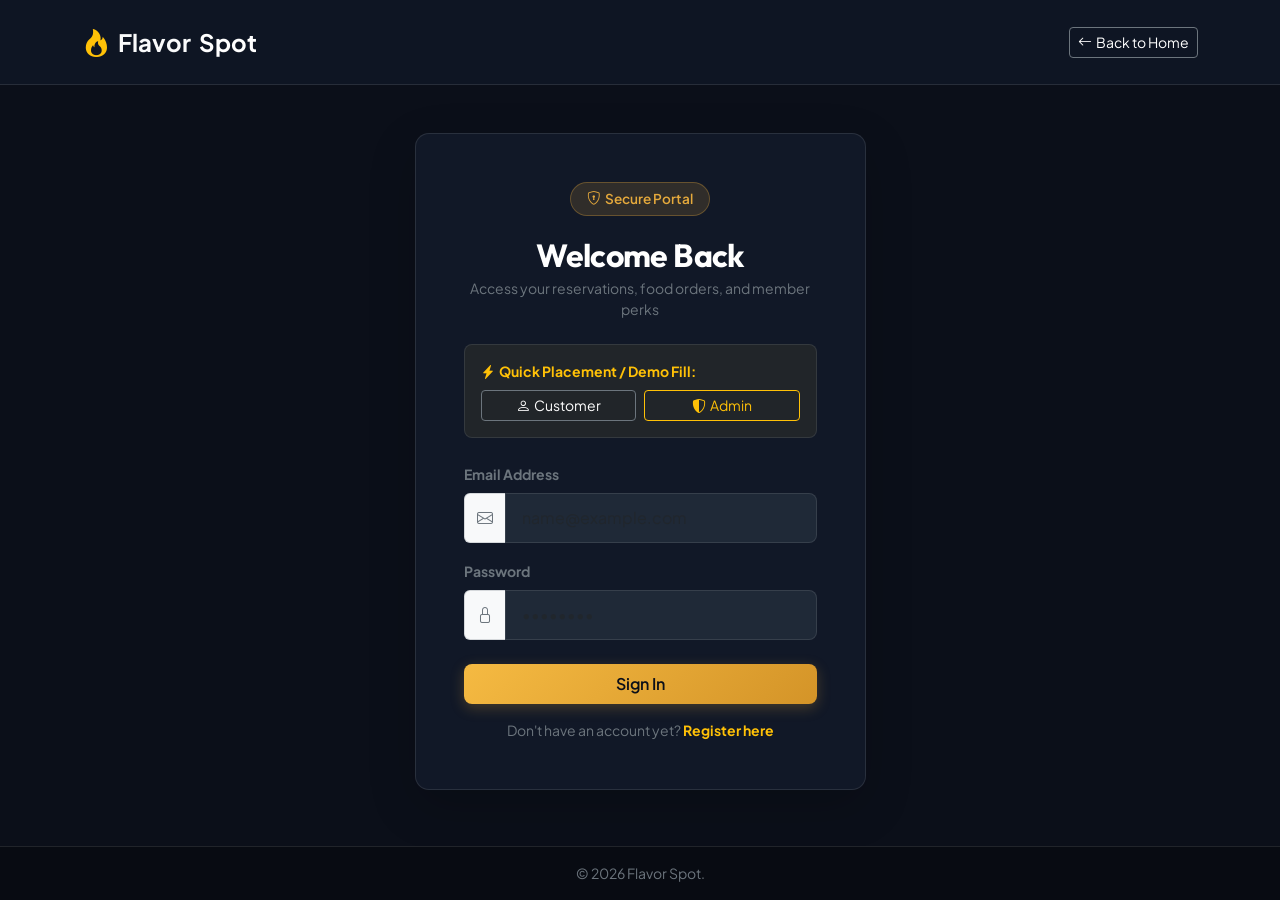
<file: target/classes/static/admin.html>
<!DOCTYPE html>
<html lang="en">
<head>
    <meta charset="UTF-8">
    <meta name="viewport" content="width=device-width, initial-scale=1.0">
    <title>Admin Dashboard — Flavor Spot</title>
    <link href="https://cdn.jsdelivr.net/npm/bootstrap@5.3.3/dist/css/bootstrap.min.css" rel="stylesheet">
    <link href="https://cdn.jsdelivr.net/npm/bootstrap-icons@1.11.3/font/bootstrap-icons.min.css" rel="stylesheet">
    <link href="css/style.css" rel="stylesheet">
</head>
<body class="bg-dark text-white">

    <!-- Admin Nav -->
    <nav class="navbar navbar-expand-lg navbar-custom sticky-top">
        <div class="container-fluid px-4">
            <a class="navbar-brand d-flex align-items-center gap-2" href="index.html">
                <i class="bi bi-shield-lock text-warning fs-3"></i>
                <span>Flavor</span><span class="text-white">Spot</span>
                <span class="badge bg-warning text-dark ms-2 fw-bold">Admin Portal</span>
            </a>
            <div class="d-flex align-items-center gap-3">
                <a href="index.html" class="btn btn-outline-secondary btn-sm text-white"><i class="bi bi-globe me-1"></i>View Site</a>
                <div id="nav-auth-container" class="d-flex"></div>
            </div>
        </div>
    </nav>

    <!-- Main Container -->
    <main class="container-fluid px-4 py-4">

        <!-- Top KPIs Metric Row -->
        <div class="row g-3 mb-4">
            <div class="col-sm-6 col-xl-3">
                <div class="card-custom p-3 d-flex align-items-center gap-3">
                    <div class="p-3 bg-primary bg-opacity-10 text-primary rounded-3 fs-3">
                        <i class="bi bi-people-fill"></i>
                    </div>
                    <div>
                        <div class="text-secondary small fw-bold text-uppercase">Total Diners</div>
                        <h3 id="kpi-customers" class="fw-bold text-white mb-0">...</h3>
                    </div>
                </div>
            </div>
            <div class="col-sm-6 col-xl-3">
                <div class="card-custom p-3 d-flex align-items-center gap-3">
                    <div class="p-3 bg-success bg-opacity-10 text-success rounded-3 fs-3">
                        <i class="bi bi-calendar2-check-fill"></i>
                    </div>
                    <div>
                        <div class="text-secondary small fw-bold text-uppercase">Active Bookings</div>
                        <h3 id="kpi-reservations" class="fw-bold text-white mb-0">...</h3>
                    </div>
                </div>
            </div>
            <div class="col-sm-6 col-xl-3">
                <div class="card-custom p-3 d-flex align-items-center gap-3">
                    <div class="p-3 bg-warning bg-opacity-10 text-warning rounded-3 fs-3">
                        <i class="bi bi-currency-dollar"></i>
                    </div>
                    <div>
                        <div class="text-secondary small fw-bold text-uppercase">Gross Revenue</div>
                        <h3 id="kpi-revenue" class="fw-bold text-warning mb-0">$0.00</h3>
                    </div>
                </div>
            </div>
            <div class="col-sm-6 col-xl-3">
                <div class="card-custom p-3 d-flex align-items-center gap-3">
                    <div class="p-3 bg-danger bg-opacity-10 text-danger rounded-3 fs-3">
                        <i class="bi bi-chat-left-dots-fill"></i>
                    </div>
                    <div>
                        <div class="text-secondary small fw-bold text-uppercase">Pending Reviews</div>
                        <h3 id="kpi-reviews" class="fw-bold text-white mb-0">...</h3>
                    </div>
                </div>
            </div>
        </div>

        <!-- Admin Operational Tabs -->
        <ul class="nav nav-pills mb-4" id="adminTabs" role="tablist">
            <li class="nav-item">
                <button class="nav-link active rounded-pill px-4" id="tab-reservations" data-bs-toggle="pill" data-bs-target="#pane-reservations">
                    <i class="bi bi-calendar-range me-2"></i>Table Reservations
                </button>
            </li>
            <li class="nav-item">
                <button class="nav-link rounded-pill px-4" id="tab-orders" data-bs-toggle="pill" data-bs-target="#pane-orders">
                    <i class="bi bi-fire me-2"></i>Kitchen Orders
                </button>
            </li>
            <li class="nav-item">
                <button class="nav-link rounded-pill px-4" id="tab-menu" data-bs-toggle="pill" data-bs-target="#pane-menu">
                    <i class="bi bi-card-list me-2"></i>Menu Management
                </button>
            </li>
            <li class="nav-item">
                <button class="nav-link rounded-pill px-4" id="tab-reviews" data-bs-toggle="pill" data-bs-target="#pane-reviews">
                    <i class="bi bi-shield-check me-2"></i>Review Moderation
                </button>
            </li>
        </ul>

        <div class="tab-content" id="adminTabContent">

            <!-- Tab 1: Reservations Management -->
            <div class="tab-pane fade show active" id="pane-reservations">
                <div class="card-custom p-4 shadow-sm">
                    <div class="d-flex flex-wrap justify-content-between align-items-center gap-3 mb-4">
                        <h4 class="fw-bold text-white mb-0">Restaurant Bookings</h4>
                        <div class="d-flex gap-2">
                            <select id="res-filter-status" class="form-select form-select-custom form-select-sm" onchange="loadReservations(this.value)">
                                <option value="ALL">All Statuses</option>
                                <option value="CONFIRMED" selected>Confirmed Only</option>
                                <option value="PENDING">Pending Only</option>
                                <option value="COMPLETED">Completed</option>
                                <option value="CANCELLED">Cancelled</option>
                            </select>
                            <button class="btn btn-outline-secondary btn-sm text-white" onclick="loadReservations()"><i class="bi bi-arrow-clockwise"></i></button>
                        </div>
                    </div>
                    <div id="admin-reservations-table">
                        <div class="text-center py-5"><div class="spinner-border text-warning"></div></div>
                    </div>
                </div>
            </div>

            <!-- Tab 2: Kitchen Order Progression -->
            <div class="tab-pane fade" id="pane-orders">
                <div class="card-custom p-4 shadow-sm">
                    <div class="d-flex justify-content-between align-items-center mb-4">
                        <h4 class="fw-bold text-white mb-0">Live Kitchen Tickets</h4>
                        <button class="btn btn-outline-secondary btn-sm text-white" onclick="loadOrders()"><i class="bi bi-arrow-clockwise me-1"></i>Refresh</button>
                    </div>
                    <div id="admin-orders-container">
                        <div class="text-center py-5"><div class="spinner-border text-warning"></div></div>
                    </div>
                </div>
            </div>

            <!-- Tab 3: Menu Item CRUD -->
            <div class="tab-pane fade" id="pane-menu">
                <div class="card-custom p-4 shadow-sm">
                    <div class="d-flex justify-content-between align-items-center mb-4">
                        <h4 class="fw-bold text-white mb-0">Menu Catalog</h4>
                        <button class="btn btn-gold btn-sm" onclick="openMenuItemModal()"><i class="bi bi-plus-lg me-1"></i>Add New Dish</button>
                    </div>
                    <div id="admin-menu-table">
                        <div class="text-center py-5"><div class="spinner-border text-warning"></div></div>
                    </div>
                </div>
            </div>

            <!-- Tab 4: Review Moderation -->
            <div class="tab-pane fade" id="pane-reviews">
                <div class="card-custom p-4 shadow-sm">
                    <div class="d-flex justify-content-between align-items-center mb-4">
                        <h4 class="fw-bold text-white mb-0">Customer Feedback Moderation</h4>
                        <button class="btn btn-outline-secondary btn-sm text-white" onclick="loadReviews()"><i class="bi bi-arrow-clockwise me-1"></i>Refresh</button>
                    </div>
                    <div id="admin-reviews-table">
                        <div class="text-center py-5"><div class="spinner-border text-warning"></div></div>
                    </div>
                </div>
            </div>

        </div>
    </main>

    <!-- Menu Item Modal (Create / Edit) -->
    <div class="modal fade" id="menuItemModal" tabindex="-1">
        <div class="modal-dialog modal-dialog-centered">
            <div class="modal-content card-custom text-white border-gold">
                <div class="modal-header border-secondary border-opacity-25">
                    <h5 id="menu-modal-title" class="modal-title fw-bold">Add Menu Item</h5>
                    <button type="button" class="btn-close btn-close-white" data-bs-dismiss="modal"></button>
                </div>
                <div class="modal-body">
                    <form id="menu-item-form">
                        <input type="hidden" id="menu-item-id" value="">
                        <div class="mb-3">
                            <label class="form-label text-secondary small fw-bold">Category</label>
                            <select id="modal-item-category" class="form-select form-select-custom" required>
                                <!-- Populated dynamically -->
                            </select>
                        </div>
                        <div class="mb-3">
                            <label class="form-label text-secondary small fw-bold">Dish Name</label>
                            <input type="text" id="modal-item-name" class="form-control form-control-custom" required placeholder="e.g. Saffron Lobster Ravioli">
                        </div>
                        <div class="row g-2 mb-3">
                            <div class="col-md-6">
                                <label class="form-label text-secondary small fw-bold">Price ($)</label>
                                <input type="number" step="0.01" min="0.01" id="modal-item-price" class="form-control form-control-custom" required placeholder="24.50">
                            </div>
                            <div class="col-md-6">
                                <label class="form-label text-secondary small fw-bold">Availability</label>
                                <select id="modal-item-avail" class="form-select form-select-custom">
                                    <option value="true">In Stock</option>
                                    <option value="false">Out of Stock</option>
                                </select>
                            </div>
                        </div>
                        <div class="mb-3">
                            <label class="form-label text-secondary small fw-bold">Image URL</label>
                            <input type="url" id="modal-item-image" class="form-control form-control-custom" placeholder="https://images.unsplash.com/...">
                        </div>
                        <div class="mb-4">
                            <label class="form-label text-secondary small fw-bold">Description</label>
                            <textarea id="modal-item-desc" class="form-control form-control-custom" rows="2" placeholder="Ingredients and flavor profile..."></textarea>
                        </div>
                        <div id="modal-menu-error" class="alert alert-danger py-2 small" style="display: none;"></div>
                        <button type="submit" class="btn btn-gold w-100 py-2">Save Dish</button>
                    </form>
                </div>
            </div>
        </div>
    </div>

    <!-- Bootstrap Bundle JS -->
    <script src="https://cdn.jsdelivr.net/npm/bootstrap@5.3.3/dist/js/bootstrap.bundle.min.js"></script>
    <script src="js/app.js"></script>
    <script>
        // Enforce Admin Access
        Auth.requireAdmin();

        async function initDashboard() {
            await loadKPIs();
            await loadCategoriesForModal();
            loadReservations('CONFIRMED');
            loadOrders();
            loadMenuItems();
            loadReviews();
        }

        async function loadKPIs() {
            try {
                const res = await apiFetch('/api/admin/stats');
                const s = res.data;
                document.getElementById('kpi-customers').textContent = s.totalCustomers;
                document.getElementById('kpi-reservations').textContent = s.activeReservations;
                document.getElementById('kpi-revenue').textContent = '$' + parseFloat(s.totalRevenue).toFixed(2);
                document.getElementById('kpi-reviews').textContent = s.pendingReviews;
            } catch (e) {
                console.error('Error fetching KPIs', e);
            }
        }

        // -------------------------------------------------------------
        // Reservations Management
        // -------------------------------------------------------------
        async function loadReservations(status = 'ALL') {
            const container = document.getElementById('admin-reservations-table');
            container.innerHTML = '<div class="text-center py-4"><div class="spinner-border text-warning spinner-border-sm"></div></div>';
            try {
                const url = (status && status !== 'ALL') 
                    ? `/api/reservations/admin?status=${status}` 
                    : '/api/reservations/admin/all';
                const res = await apiFetch(url);
                const list = res.data;

                if (!list || list.length === 0) {
                    container.innerHTML = `<div class="text-center py-4 text-secondary">No reservations found for status: ${status}</div>`;
                    return;
                }

                container.innerHTML = `
                    <div class="table-responsive">
                        <table class="table table-dark table-hover align-middle mb-0">
                            <thead>
                                <tr class="text-secondary small text-uppercase">
                                    <th>Ref</th>
                                    <th>Guest</th>
                                    <th>Table</th>
                                    <th>Date & Time</th>
                                    <th>Guests</th>
                                    <th>Status</th>
                                    <th>Actions</th>
                                </tr>
                            </thead>
                            <tbody>
                                ${list.map(r => `
                                    <tr>
                                        <td class="fw-bold text-white">#${r.id}</td>
                                        <td>
                                            <div class="fw-semibold text-white">${escapeHtml(r.customerName)}</div>
                                            <small class="text-secondary">${escapeHtml(r.customerPhone)}</small>
                                        </td>
                                        <td>
                                            <span class="badge bg-surface-elevated text-warning border border-warning border-opacity-25">
                                                Table ${escapeHtml(r.tableNumber)}
                                            </span>
                                        </td>
                                        <td>
                                            <div class="fw-semibold text-white">${r.reservationDate}</div>
                                            <small class="text-secondary">${r.reservationTime}</small>
                                        </td>
                                        <td class="text-white">${r.guestCount}</td>
                                        <td><span class="badge-status badge-${r.status}">${r.status}</span></td>
                                        <td>
                                            <div class="btn-group btn-group-sm">
                                                ${r.status === 'PENDING' ? `
                                                    <button class="btn btn-outline-success" onclick="updateResStatus(${r.id}, 'CONFIRMED')"><i class="bi bi-check-lg"></i> Confirm</button>
                                                ` : ''}
                                                ${r.status === 'CONFIRMED' ? `
                                                    <button class="btn btn-outline-primary" onclick="updateResStatus(${r.id}, 'COMPLETED')"><i class="bi bi-check2-all"></i> Complete</button>
                                                ` : ''}
                                                ${r.status !== 'CANCELLED' && r.status !== 'COMPLETED' ? `
                                                    <button class="btn btn-outline-danger" onclick="updateResStatus(${r.id}, 'CANCELLED')"><i class="bi bi-x-lg"></i> Cancel</button>
                                                ` : ''}
                                            </div>
                                        </td>
                                    </tr>
                                `).join('')}
                            </tbody>
                        </table>
                    </div>
                `;
            } catch (err) {
                container.innerHTML = `<div class="text-danger small">Failed to load reservations.</div>`;
            }
        }

        async function updateResStatus(id, newStatus) {
            try {
                await apiFetch(`/api/reservations/${id}/status?status=${newStatus}`, { method: 'PATCH' });
                showToast(`Reservation #${id} marked as ${newStatus}`, 'success');
                loadKPIs();
                const curFilter = document.getElementById('res-filter-status').value;
                loadReservations(curFilter);
            } catch (e) {
                showToast(e.message, 'error');
            }
        }

        // -------------------------------------------------------------
        // Kitchen Order Management
        // -------------------------------------------------------------
        async function loadOrders() {
            const container = document.getElementById('admin-orders-container');
            container.innerHTML = '<div class="text-center py-4"><div class="spinner-border text-warning spinner-border-sm"></div></div>';
            try {
                const res = await apiFetch('/api/orders/admin/all');
                const list = res.data;

                if (!list || list.length === 0) {
                    container.innerHTML = `<div class="text-center py-4 text-secondary">No food orders currently in the system.</div>`;
                    return;
                }

                container.innerHTML = `
                    <div class="row g-3">
                        ${list.map(o => `
                            <div class="col-md-6 col-xl-4">
                                <div class="card-custom p-3 border-secondary border-opacity-25 h-100 d-flex flex-column justify-content-between">
                                    <div>
                                        <div class="d-flex justify-content-between align-items-center mb-2">
                                            <span class="fw-bold text-white fs-5">Ticket #${o.id}</span>
                                            <span class="badge-status badge-${o.status}">${o.status}</span>
                                        </div>
                                        <div class="text-warning small fw-bold mb-2">
                                            <i class="bi bi-geo-alt me-1"></i>Table ${escapeHtml(o.tableNumber)} • Guest: ${escapeHtml(o.customerName)}
                                        </div>
                                        <div class="p-2 bg-surface-elevated rounded mb-3">
                                            <div class="text-secondary small fw-bold mb-1">Dishes:</div>
                                            <ul class="list-unstyled mb-0 small text-white">
                                                ${o.items.map(i => `<li>• <strong>${i.quantity}x</strong> ${escapeHtml(i.menuItemName)}</li>`).join('')}
                                            </ul>
                                            ${o.specialInstructions ? `
                                                <div class="text-warning small mt-2 fst-italic">Note: "${escapeHtml(o.specialInstructions)}"</div>
                                            ` : ''}
                                        </div>
                                    </div>
                                    <div class="d-flex justify-content-between align-items-center pt-2 border-top border-secondary border-opacity-25">
                                        <div class="fw-bold text-warning fs-5">$${parseFloat(o.totalAmount).toFixed(2)}</div>
                                        <div class="dropdown">
                                            <button class="btn btn-gold btn-sm dropdown-toggle" type="button" data-bs-toggle="dropdown">
                                                Update Status
                                            </button>
                                            <ul class="dropdown-menu dropdown-menu-dark dropdown-menu-end shadow">
                                                <li><a class="dropdown-item" href="javascript:void(0)" onclick="updateOrderStatus(${o.id}, 'PREPARING')"><i class="bi bi-egg-fried me-2 text-warning"></i>Preparing</a></li>
                                                <li><a class="dropdown-item" href="javascript:void(0)" onclick="updateOrderStatus(${o.id}, 'READY')"><i class="bi bi-bell me-2 text-success"></i>Ready to Serve</a></li>
                                                <li><a class="dropdown-item" href="javascript:void(0)" onclick="updateOrderStatus(${o.id}, 'SERVED')"><i class="bi bi-check2-circle me-2 text-primary"></i>Served</a></li>
                                                <li><hr class="dropdown-divider"></li>
                                                <li><a class="dropdown-item text-danger" href="javascript:void(0)" onclick="updateOrderStatus(${o.id}, 'CANCELLED')"><i class="bi bi-x-circle me-2"></i>Cancel Order</a></li>
                                            </ul>
                                        </div>
                                    </div>
                                </div>
                            </div>
                        `).join('')}
                    </div>
                `;
            } catch (err) {
                container.innerHTML = `<div class="text-danger small">Failed to load kitchen orders.</div>`;
            }
        }

        async function updateOrderStatus(id, newStatus) {
            try {
                await apiFetch(`/api/orders/${id}/status?status=${newStatus}`, { method: 'PATCH' });
                showToast(`Order #${id} updated to ${newStatus}`, 'success');
                loadKPIs();
                loadOrders();
            } catch (e) {
                showToast(e.message, 'error');
            }
        }

        // -------------------------------------------------------------
        // Menu CRUD Management
        // -------------------------------------------------------------
        let categoriesList = [];

        async function loadCategoriesForModal() {
            try {
                const res = await apiFetch('/api/menu/categories');
                categoriesList = res.data;
                const select = document.getElementById('modal-item-category');
                select.innerHTML = categoriesList.map(c => `
                    <option value="${c.id}">${escapeHtml(c.name)}</option>
                `).join('');
            } catch (e) {
                console.error(e);
            }
        }

        async function loadMenuItems() {
            const container = document.getElementById('admin-menu-table');
            try {
                const res = await apiFetch('/api/menu/items/admin/all');
                const list = res.data;

                container.innerHTML = `
                    <div class="table-responsive">
                        <table class="table table-dark table-hover align-middle mb-0">
                            <thead>
                                <tr class="text-secondary small text-uppercase">
                                    <th>Dish</th>
                                    <th>Category</th>
                                    <th>Price</th>
                                    <th>Availability</th>
                                    <th>Actions</th>
                                </tr>
                            </thead>
                            <tbody>
                                ${list.map(item => `
                                    <tr>
                                        <td>
                                            <div class="d-flex align-items-center gap-3">
                                                <img src="${item.imageUrl || 'https://images.unsplash.com/photo-1546069901-ba9599a7e63c?auto=format&fit=crop&w=600&q=80'}" 
                                                     class="rounded-3" style="width: 50px; height: 50px; object-fit: cover;">
                                                <div>
                                                    <div class="fw-bold text-white">${escapeHtml(item.name)}</div>
                                                    <small class="text-secondary">${escapeHtml(item.description ? item.description.substring(0, 50) + '...' : '')}</small>
                                                </div>
                                            </div>
                                        </td>
                                        <td><span class="badge bg-surface-elevated text-warning">${escapeHtml(item.categoryName)}</span></td>
                                        <td class="fw-bold text-white">$${parseFloat(item.price).toFixed(2)}</td>
                                        <td>
                                            <div class="form-check form-switch">
                                                <input class="form-check-input" type="checkbox" role="switch" 
                                                       ${item.isAvailable ? 'checked' : ''} 
                                                       onchange="toggleMenuAvail(${item.id}, this.checked)">
                                                <label class="form-check-label small ${item.isAvailable ? 'text-success' : 'text-danger'}">
                                                    ${item.isAvailable ? 'In Stock' : 'Out of Stock'}
                                                </label>
                                            </div>
                                        </td>
                                        <td>
                                            <div class="btn-group btn-group-sm">
                                                <button class="btn btn-outline-warning" onclick='openEditModal(${JSON.stringify(item)})'><i class="bi bi-pencil"></i></button>
                                                <button class="btn btn-outline-danger" onclick="deleteMenuItem(${item.id})"><i class="bi bi-trash"></i></button>
                                            </div>
                                        </td>
                                    </tr>
                                `).join('')}
                            </tbody>
                        </table>
                    </div>
                `;
            } catch (err) {
                container.innerHTML = `<div class="text-danger small">Failed to load menu items.</div>`;
            }
        }

        async function toggleMenuAvail(id, checked) {
            try {
                await apiFetch(`/api/menu/items/${id}/availability?available=${checked}`, { method: 'PATCH' });
                showToast(`Item availability updated`, 'info');
                loadMenuItems();
            } catch (e) {
                showToast(e.message, 'error');
            }
        }

        function openMenuItemModal() {
            document.getElementById('menu-modal-title').textContent = 'Add New Dish';
            document.getElementById('menu-item-id').value = '';
            document.getElementById('menu-item-form').reset();
            new bootstrap.Modal(document.getElementById('menuItemModal')).show();
        }

        function openEditModal(item) {
            document.getElementById('menu-modal-title').textContent = 'Edit Dish: ' + item.name;
            document.getElementById('menu-item-id').value = item.id;
            document.getElementById('modal-item-category').value = item.categoryId;
            document.getElementById('modal-item-name').value = item.name;
            document.getElementById('modal-item-price').value = item.price;
            document.getElementById('modal-item-avail').value = item.isAvailable ? 'true' : 'false';
            document.getElementById('modal-item-image').value = item.imageUrl || '';
            document.getElementById('modal-item-desc').value = item.description || '';
            new bootstrap.Modal(document.getElementById('menuItemModal')).show();
        }

        document.getElementById('menu-item-form').addEventListener('submit', async (e) => {
            e.preventDefault();
            const id = document.getElementById('menu-item-id').value;
            const categoryId = parseInt(document.getElementById('modal-item-category').value);
            const name = document.getElementById('modal-item-name').value.trim();
            const price = parseFloat(document.getElementById('modal-item-price').value);
            const isAvailable = document.getElementById('modal-item-avail').value === 'true';
            const imageUrl = document.getElementById('modal-item-image').value.trim();
            const description = document.getElementById('modal-item-desc').value.trim();
            const errBox = document.getElementById('modal-menu-error');

            const payload = { categoryId, name, price, isAvailable, imageUrl, description };

            try {
                if (id) {
                    await apiFetch(`/api/menu/items/${id}`, {
                        method: 'PUT',
                        body: JSON.stringify(payload)
                    });
                    showToast('Dish updated successfully!', 'success');
                } else {
                    await apiFetch('/api/menu/items', {
                        method: 'POST',
                        body: JSON.stringify(payload)
                    });
                    showToast('New dish added to menu!', 'success');
                }

                bootstrap.Modal.getInstance(document.getElementById('menuItemModal')).hide();
                loadKPIs();
                loadMenuItems();
            } catch (err) {
                errBox.textContent = err.message || 'Operation failed.';
                errBox.style.display = 'block';
            }
        });

        async function deleteMenuItem(id) {
            if (confirm('Delete this menu item?')) {
                try {
                    await apiFetch(`/api/menu/items/${id}`, { method: 'DELETE' });
                    showToast('Item deleted successfully', 'info');
                    loadKPIs();
                    loadMenuItems();
                } catch (e) {
                    showToast(e.message, 'error');
                }
            }
        }

        // -------------------------------------------------------------
        // Review Moderation
        // -------------------------------------------------------------
        async function loadReviews() {
            const container = document.getElementById('admin-reviews-table');
            try {
                const res = await apiFetch('/api/reviews/admin/all');
                const list = res.data;

                if (!list || list.length === 0) {
                    container.innerHTML = `<div class="text-center py-4 text-secondary">No reviews submitted yet.</div>`;
                    return;
                }

                container.innerHTML = `
                    <div class="table-responsive">
                        <table class="table table-dark table-hover align-middle mb-0">
                            <thead>
                                <tr class="text-secondary small text-uppercase">
                                    <th>Guest</th>
                                    <th>Rating</th>
                                    <th>Comment</th>
                                    <th>Status</th>
                                    <th>Actions</th>
                                </tr>
                            </thead>
                            <tbody>
                                ${list.map(r => `
                                    <tr>
                                        <td class="fw-bold text-white">${escapeHtml(r.customerName)}</td>
                                        <td class="text-warning">${'★'.repeat(r.rating)}${'☆'.repeat(5 - r.rating)}</td>
                                        <td class="text-secondary small" style="max-width: 300px;">"${escapeHtml(r.comment)}"</td>
                                        <td>
                                            <span class="badge ${r.isApproved ? 'bg-success' : 'bg-warning text-dark'}">
                                                ${r.isApproved ? 'Approved' : 'Pending'}
                                            </span>
                                        </td>
                                        <td>
                                            <div class="btn-group btn-group-sm">
                                                ${!r.isApproved ? `
                                                    <button class="btn btn-outline-success" onclick="moderateReview(${r.id}, true)">
                                                        <i class="bi bi-check-lg"></i> Approve
                                                    </button>
                                                ` : `
                                                    <button class="btn btn-outline-warning" onclick="moderateReview(${r.id}, false)">
                                                        <i class="bi bi-eye-slash"></i> Hide
                                                    </button>
                                                `}
                                                <button class="btn btn-outline-danger" onclick="deleteReview(${r.id})">
                                                    <i class="bi bi-trash"></i>
                                                </button>
                                            </div>
                                        </td>
                                    </tr>
                                `).join('')}
                            </tbody>
                        </table>
                    </div>
                `;
            } catch (err) {
                container.innerHTML = `<div class="text-danger small">Failed to load reviews.</div>`;
            }
        }

        async function moderateReview(id, approved) {
            try {
                await apiFetch(`/api/reviews/${id}/moderate?approved=${approved}`, { method: 'PATCH' });
                showToast(approved ? 'Review approved for public display!' : 'Review hidden.', 'success');
                loadKPIs();
                loadReviews();
            } catch (e) {
                showToast(e.message, 'error');
            }
        }

        async function deleteReview(id) {
            if (confirm('Delete this customer review?')) {
                try {
                    await apiFetch(`/api/reviews/${id}`, { method: 'DELETE' });
                    showToast('Review deleted.', 'info');
                    loadKPIs();
                    loadReviews();
                } catch (e) {
                    showToast(e.message, 'error');
                }
            }
        }

        document.addEventListener('DOMContentLoaded', initDashboard);
    </script>
</body>
</html>
</file>
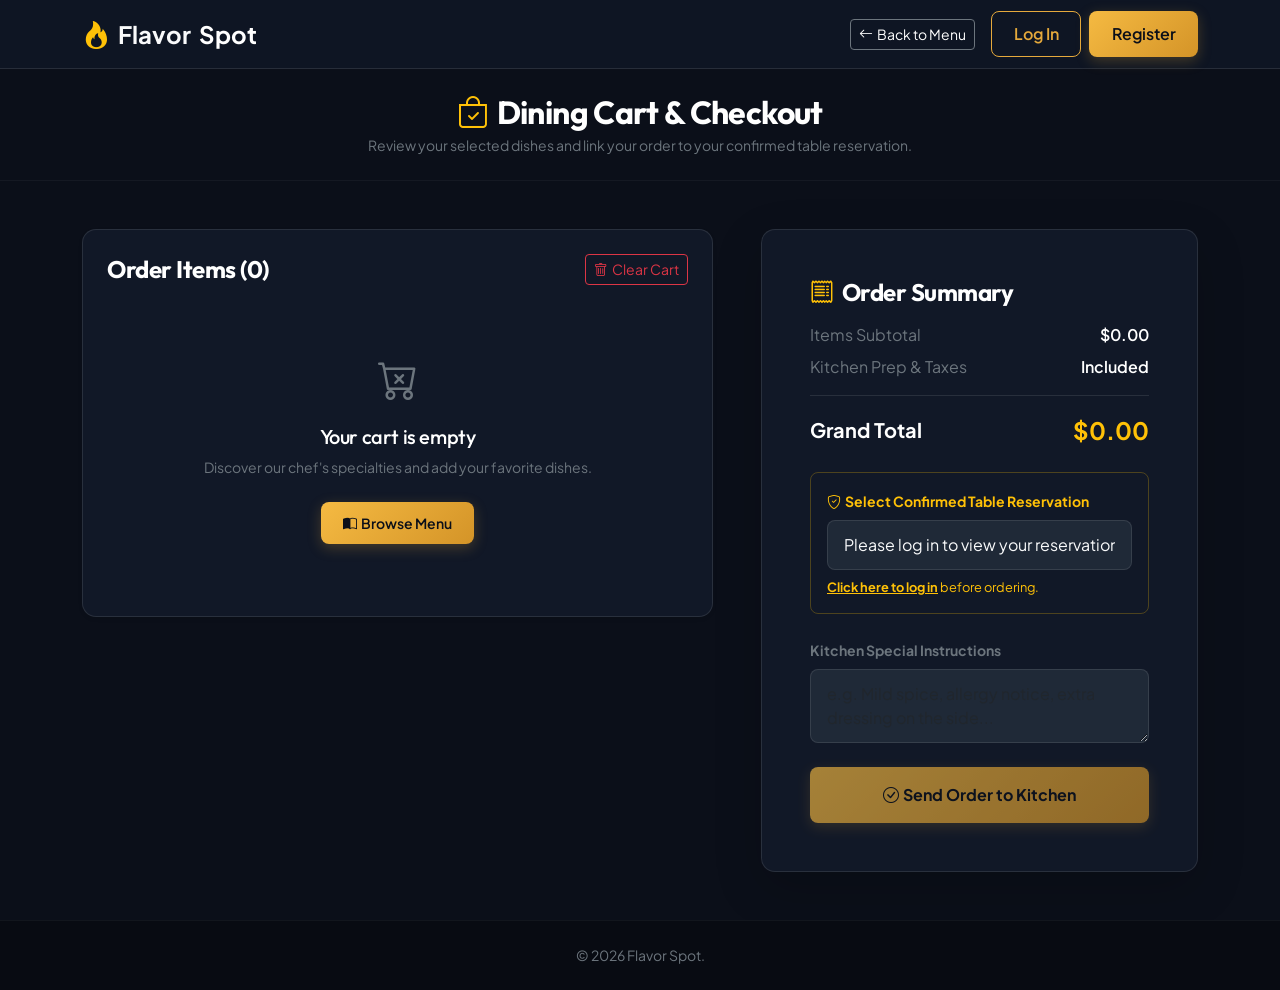
<file: target/classes/static/cart.html>
<!DOCTYPE html>
<html lang="en">
<head>
    <meta charset="UTF-8">
    <meta name="viewport" content="width=device-width, initial-scale=1.0">
    <title>Your Dining Cart — Flavor Spot</title>
    <link href="https://cdn.jsdelivr.net/npm/bootstrap@5.3.3/dist/css/bootstrap.min.css" rel="stylesheet">
    <link href="https://cdn.jsdelivr.net/npm/bootstrap-icons@1.11.3/font/bootstrap-icons.min.css" rel="stylesheet">
    <link href="css/style.css" rel="stylesheet">
</head>
<body>

    <!-- Nav -->
    <nav class="navbar navbar-expand-lg navbar-custom sticky-top">
        <div class="container">
            <a class="navbar-brand d-flex align-items-center gap-2" href="index.html">
                <i class="bi bi-fire text-warning fs-3"></i>
                <span>Flavor</span><span class="text-white">Spot</span>
            </a>
            <div class="d-flex align-items-center gap-3">
                <a href="menu.html" class="btn btn-outline-secondary btn-sm text-white"><i class="bi bi-arrow-left me-1"></i>Back to Menu</a>
                <div id="nav-auth-container" class="d-flex"></div>
            </div>
        </div>
    </nav>

    <!-- Header -->
    <header class="py-4 text-center bg-surface border-bottom border-secondary border-opacity-10">
        <div class="container">
            <h2 class="fw-bold text-white mb-1"><i class="bi bi-bag-check me-2 text-warning"></i>Dining Cart & Checkout</h2>
            <p class="text-secondary small mb-0">Review your selected dishes and link your order to your confirmed table reservation.</p>
        </div>
    </header>

    <!-- Main Cart Content -->
    <main class="container py-5">
        <div class="row g-5">
            <!-- Left: Cart Items -->
            <div class="col-lg-7">
                <div class="card-custom p-4 shadow-sm mb-4">
                    <div class="d-flex justify-content-between align-items-center mb-3">
                        <h4 class="fw-bold text-white mb-0">Order Items (<span id="cart-item-count">0</span>)</h4>
                        <button class="btn btn-outline-danger btn-sm" onclick="clearCartConfirm()"><i class="bi bi-trash me-1"></i>Clear Cart</button>
                    </div>

                    <div id="cart-items-container">
                        <!-- Populated dynamically -->
                    </div>
                </div>
            </div>

            <!-- Right: Checkout & Reservation Linkage -->
            <div class="col-lg-5">
                <div class="card-custom p-4 p-md-5 shadow-lg border-gold">
                    <h4 class="fw-bold text-white mb-3"><i class="bi bi-receipt me-2 text-warning"></i>Order Summary</h4>

                    <div class="d-flex justify-content-between text-secondary mb-2">
                        <span>Items Subtotal</span>
                        <span id="subtotal-amount" class="text-white fw-semibold">$0.00</span>
                    </div>
                    <div class="d-flex justify-content-between text-secondary mb-3">
                        <span>Kitchen Prep & Taxes</span>
                        <span class="text-white fw-semibold">Included</span>
                    </div>

                    <hr class="border-secondary opacity-25">

                    <div class="d-flex justify-content-between align-items-center mb-4">
                        <span class="fs-5 fw-bold text-white">Grand Total</span>
                        <span id="grand-total-amount" class="fs-4 fw-bold text-warning">$0.00</span>
                    </div>

                    <!-- Business Rule Notice: Confirmed Reservation Dropdown -->
                    <div class="p-3 bg-surface-elevated rounded-3 border border-warning border-opacity-25 mb-4">
                        <label class="form-label text-warning small fw-bold mb-2">
                            <i class="bi bi-shield-check me-1"></i>Select Confirmed Table Reservation
                        </label>
                        <select id="reservation-select" class="form-select form-select-custom mb-2">
                            <option value="">-- Choose your table reservation --</option>
                        </select>
                        <div id="res-warning" class="text-secondary" style="font-size: 0.8rem;">
                            * Orders are synchronized with the kitchen specifically for your confirmed dining table.
                        </div>
                    </div>

                    <div class="mb-4">
                        <label class="form-label text-secondary small fw-bold">Kitchen Special Instructions</label>
                        <textarea id="order-instructions" class="form-control form-control-custom" rows="2" placeholder="e.g. Mild spice, allergy notice, extra dressing on the side..."></textarea>
                    </div>

                    <div id="checkout-error" class="alert alert-danger py-2 small" style="display: none;"></div>

                    <button id="checkout-btn" class="btn btn-gold w-100 py-3 fw-bold" onclick="placeOrder()">
                        <span id="checkout-btn-text"><i class="bi bi-check-circle me-1"></i>Send Order to Kitchen</span>
                        <span id="checkout-btn-spinner" class="spinner-border spinner-border-sm ms-2" style="display: none;"></span>
                    </button>
                </div>
            </div>
        </div>
    </main>

    <!-- Footer -->
    <footer class="py-4 text-center text-secondary small border-top border-secondary border-opacity-10">
        &copy; 2026 Flavor Spot.
    </footer>

    <script src="https://cdn.jsdelivr.net/npm/bootstrap@5.3.3/dist/js/bootstrap.bundle.min.js"></script>
    <script src="js/app.js"></script>
    <script>
        async function initCartPage() {
            renderCart();
            await loadEligibleReservations();
        }

        function renderCart() {
            const container = document.getElementById('cart-items-container');
            const items = Cart.getItems();
            const countSpan = document.getElementById('cart-item-count');
            const subtotalSpan = document.getElementById('subtotal-amount');
            const grandTotalSpan = document.getElementById('grand-total-amount');
            const checkoutBtn = document.getElementById('checkout-btn');

            countSpan.textContent = items.reduce((s, i) => s + i.quantity, 0);
            const total = Cart.getTotal();
            subtotalSpan.textContent = '$' + total.toFixed(2);
            grandTotalSpan.textContent = '$' + total.toFixed(2);

            if (items.length === 0) {
                container.innerHTML = `
                    <div class="text-center py-5">
                        <div class="fs-1 text-secondary mb-3"><i class="bi bi-cart-x"></i></div>
                        <h5 class="text-white">Your cart is empty</h5>
                        <p class="text-secondary small mb-4">Discover our chef's specialties and add your favorite dishes.</p>
                        <a href="menu.html" class="btn btn-gold btn-sm"><i class="bi bi-book-half me-1"></i>Browse Menu</a>
                    </div>
                `;
                checkoutBtn.disabled = true;
                return;
            }

            checkoutBtn.disabled = false;
            container.innerHTML = items.map(item => `
                <div class="d-flex align-items-center gap-3 py-3 border-bottom border-secondary border-opacity-25">
                    <img src="${item.imageUrl || 'https://images.unsplash.com/photo-1546069901-ba9599a7e63c?auto=format&fit=crop&w=600&q=80'}" 
                         class="rounded-3" style="width: 70px; height: 70px; object-fit: cover;" alt="${escapeHtml(item.name)}">
                    <div class="flex-grow-1">
                        <h6 class="fw-bold text-white mb-1">${escapeHtml(item.name)}</h6>
                        <div class="text-warning small fw-semibold">$${item.price.toFixed(2)}</div>
                    </div>
                    <div class="d-flex align-items-center gap-2">
                        <button class="btn btn-outline-secondary btn-sm text-white px-2 py-1" onclick="changeQty(${item.id}, -1)">-</button>
                        <span class="fw-bold text-white px-2">${item.quantity}</span>
                        <button class="btn btn-outline-secondary btn-sm text-white px-2 py-1" onclick="changeQty(${item.id}, 1)">+</button>
                    </div>
                    <div class="text-end" style="min-width: 80px;">
                        <div class="fw-bold text-white">$${(item.price * item.quantity).toFixed(2)}</div>
                        <button class="btn btn-link text-danger p-0 small text-decoration-none" onclick="removeItem(${item.id})">Remove</button>
                    </div>
                </div>
            `).join('');
        }

        function changeQty(id, change) {
            Cart.updateQuantity(id, change);
            renderCart();
        }

        function removeItem(id) {
            Cart.removeItem(id);
            renderCart();
        }

        function clearCartConfirm() {
            if (confirm('Are you sure you want to clear your cart?')) {
                Cart.clear();
                renderCart();
            }
        }

        async function loadEligibleReservations() {
            const select = document.getElementById('reservation-select');
            const warning = document.getElementById('res-warning');

            if (!Auth.isLoggedIn()) {
                select.innerHTML = '<option value="">Please log in to view your reservations</option>';
                warning.innerHTML = `<span class="text-warning"><a href="login.html" class="text-warning fw-bold">Click here to log in</a> before ordering.</span>`;
                return;
            }

            const user = Auth.getUser();
            try {
                const res = await apiFetch(`/api/reservations/my?userId=${user.id}`);
                const confirmed = res.data.filter(r => r.status === 'CONFIRMED');

                if (confirmed.length === 0) {
                    select.innerHTML = '<option value="">No active confirmed reservations found</option>';
                    warning.innerHTML = `
                        <div class="alert alert-warning p-2 mt-2 small">
                            <i class="bi bi-exclamation-circle me-1"></i>You need a confirmed table before ordering. 
                            <a href="reservation.html" class="alert-link fw-bold">Book a table now</a>.
                        </div>
                    `;
                } else {
                    select.innerHTML = '<option value="">-- Choose your table reservation --</option>' +
                        confirmed.map(r => `
                            <option value="${r.id}">
                                Reservation #${r.id} (Table ${r.tableNumber} on ${r.reservationDate} at ${r.reservationTime})
                            </option>
                        `).join('');
                }
            } catch (e) {
                console.error(e);
            }
        }

        async function placeOrder() {
            if (!Auth.isLoggedIn()) {
                showToast('Please log in to place an order.', 'info');
                setTimeout(() => window.location.href = 'login.html', 1000);
                return;
            }

            const user = Auth.getUser();
            const reservationId = document.getElementById('reservation-select').value;
            const instructions = document.getElementById('order-instructions').value.trim();
            const errBox = document.getElementById('checkout-error');
            const btnText = document.getElementById('checkout-btn-text');
            const btnSpinner = document.getElementById('checkout-btn-spinner');

            if (!reservationId) {
                errBox.textContent = 'Please select your confirmed table reservation before placing the order.';
                errBox.style.display = 'block';
                return;
            }

            const items = Cart.getItems().map(i => ({
                menuItemId: i.id,
                quantity: i.quantity
            }));

            if (items.length === 0) {
                errBox.textContent = 'Your cart is empty.';
                errBox.style.display = 'block';
                return;
            }

            errBox.style.display = 'none';
            btnText.textContent = 'Transmitting to Kitchen...';
            btnSpinner.style.display = 'inline-block';

            try {
                const res = await apiFetch('/api/orders', {
                    method: 'POST',
                    body: JSON.stringify({
                        userId: user.id,
                        reservationId: parseInt(reservationId),
                        items: items,
                        specialInstructions: instructions
                    })
                });

                Cart.clear();
                showToast('Order #' + res.data.id + ' placed! Kitchen is preparing your meal.', 'success');
                setTimeout(() => {
                    window.location.href = 'dashboard.html';
                }, 1000);
            } catch (err) {
                errBox.textContent = err.message || 'Order placement failed.';
                errBox.style.display = 'block';
                btnText.innerHTML = '<i class="bi bi-check-circle me-1"></i>Send Order to Kitchen';
                btnSpinner.style.display = 'none';
            }
        }

        document.addEventListener('DOMContentLoaded', initCartPage);
    </script>
</body>
</html>
</file>
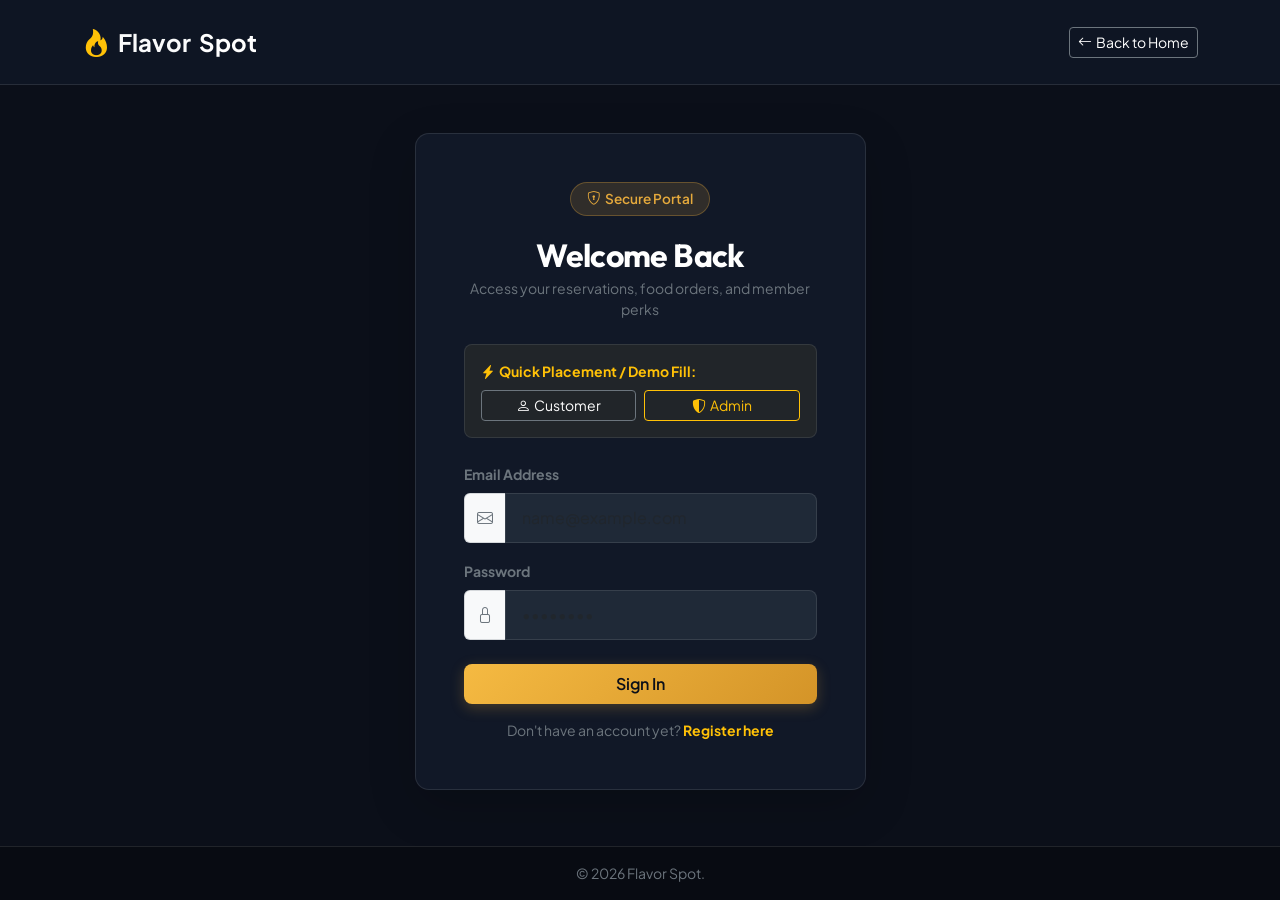
<file: target/classes/static/dashboard.html>
<!DOCTYPE html>
<html lang="en">
<head>
    <meta charset="UTF-8">
    <meta name="viewport" content="width=device-width, initial-scale=1.0">
    <title>Customer Dashboard — Flavor Spot</title>
    <link href="https://cdn.jsdelivr.net/npm/bootstrap@5.3.3/dist/css/bootstrap.min.css" rel="stylesheet">
    <link href="https://cdn.jsdelivr.net/npm/bootstrap-icons@1.11.3/font/bootstrap-icons.min.css" rel="stylesheet">
    <link href="css/style.css" rel="stylesheet">
</head>
<body>

    <!-- Nav -->
    <nav class="navbar navbar-expand-lg navbar-custom sticky-top">
        <div class="container">
            <a class="navbar-brand d-flex align-items-center gap-2" href="index.html">
                <i class="bi bi-fire text-warning fs-3"></i>
                <span>Flavor</span><span class="text-white">Spot</span>
            </a>
            <div class="collapse navbar-collapse show" id="navMenu">
                <ul class="navbar-nav mx-auto">
                    <li class="nav-item"><a class="nav-link" href="index.html">Home</a></li>
                    <li class="nav-item"><a class="nav-link" href="menu.html">Menu</a></li>
                    <li class="nav-item"><a class="nav-link" href="reservation.html">Reserve Table</a></li>
                    <li class="nav-item"><a class="nav-link" href="reviews.html">Testimonials</a></li>
                </ul>
                <div class="d-flex align-items-center gap-3">
                    <a href="cart.html" class="btn btn-outline-secondary text-white position-relative border-0 p-2">
                        <i class="bi bi-bag fs-5"></i>
                        <span id="cart-count-badge" class="cart-badge" style="display: none;">0</span>
                    </a>
                    <div id="nav-auth-container" class="d-flex"></div>
                </div>
            </div>
        </div>
    </nav>

    <!-- Header -->
    <header class="py-4 bg-surface border-bottom border-secondary border-opacity-10">
        <div class="container d-flex flex-wrap justify-content-between align-items-center gap-3">
            <div>
                <span class="hero-badge mb-1"><i class="bi bi-person-badge me-1"></i>Diner Portal</span>
                <h2 id="welcome-header" class="fw-bold text-white mb-0">Welcome Back</h2>
            </div>
            <div class="d-flex gap-2">
                <a href="reservation.html" class="btn btn-gold btn-sm"><i class="bi bi-calendar2-plus me-1"></i>Book New Table</a>
                <button class="btn btn-outline-gold btn-sm" data-bs-toggle="modal" data-bs-target="#reviewModal">
                    <i class="bi bi-star me-1"></i>Write a Review
                </button>
            </div>
        </div>
    </header>

    <!-- Main Content -->
    <main class="container py-5">
        <!-- Tabs -->
        <ul class="nav nav-pills mb-4" id="dashboardTabs" role="tablist">
            <li class="nav-item">
                <button class="nav-link active rounded-pill px-4" id="reservations-tab" data-bs-toggle="pill" data-bs-target="#reservations-content">
                    <i class="bi bi-calendar-check me-2"></i>My Table Reservations
                </button>
            </li>
            <li class="nav-item">
                <button class="nav-link rounded-pill px-4" id="orders-tab" data-bs-toggle="pill" data-bs-target="#orders-content">
                    <i class="bi bi-receipt-cutoff me-2"></i>My Food Orders
                </button>
            </li>
            <li class="nav-item">
                <button class="nav-link rounded-pill px-4" id="reviews-tab" data-bs-toggle="pill" data-bs-target="#reviews-content">
                    <i class="bi bi-chat-quote me-2"></i>My Feedback
                </button>
            </li>
        </ul>

        <div class="tab-content" id="dashboardTabContent">
            <!-- Tab 1: Reservations -->
            <div class="tab-pane fade show active" id="reservations-content">
                <div class="card-custom p-4 shadow-sm">
                    <h4 class="fw-bold text-white mb-3">Reservation History</h4>
                    <div id="reservations-table-container">
                        <div class="text-center py-4"><div class="spinner-border text-warning"></div></div>
                    </div>
                </div>
            </div>

            <!-- Tab 2: Orders -->
            <div class="tab-pane fade" id="orders-content">
                <div class="card-custom p-4 shadow-sm">
                    <h4 class="fw-bold text-white mb-3">Kitchen Food Orders</h4>
                    <div id="orders-table-container">
                        <div class="text-center py-4"><div class="spinner-border text-warning"></div></div>
                    </div>
                </div>
            </div>

            <!-- Tab 3: Reviews -->
            <div class="tab-pane fade" id="reviews-content">
                <div class="card-custom p-4 shadow-sm">
                    <div class="d-flex justify-content-between align-items-center mb-3">
                        <h4 class="fw-bold text-white mb-0">Your Submitted Reviews</h4>
                        <button class="btn btn-gold btn-sm" data-bs-toggle="modal" data-bs-target="#reviewModal">
                            <i class="bi bi-pencil-square me-1"></i>New Review
                        </button>
                    </div>
                    <div id="reviews-list-container">
                        <div class="text-center py-4"><div class="spinner-border text-warning"></div></div>
                    </div>
                </div>
            </div>
        </div>
    </main>

    <!-- Review Modal -->
    <div class="modal fade" id="reviewModal" tabindex="-1">
        <div class="modal-dialog modal-dialog-centered">
            <div class="modal-content card-custom text-white border-gold">
                <div class="modal-header border-secondary border-opacity-25">
                    <h5 class="modal-title fw-bold"><i class="bi bi-star-fill text-warning me-2"></i>Share Your Dining Experience</h5>
                    <button type="button" class="btn-close btn-close-white" data-bs-dismiss="modal"></button>
                </div>
                <div class="modal-body">
                    <form id="review-form">
                        <div class="mb-3">
                            <label class="form-label text-secondary small fw-bold">Star Rating</label>
                            <select id="review-rating" class="form-select form-select-custom" required>
                                <option value="5" selected>★★★★★ (5 Stars - Exceptional)</option>
                                <option value="4">★★★★☆ (4 Stars - Very Good)</option>
                                <option value="3">★★★☆☆ (3 Stars - Average)</option>
                                <option value="2">★★☆☆☆ (2 Stars - Below Expectations)</option>
                                <option value="1">★☆☆☆☆ (1 Star - Poor)</option>
                            </select>
                        </div>
                        <div class="mb-3">
                            <label class="form-label text-secondary small fw-bold">Review Comment (Min 10 chars)</label>
                            <textarea id="review-comment" class="form-control form-control-custom" rows="3" placeholder="Tell us about the food quality, service, and ambiance..." required minlength="10"></textarea>
                        </div>
                        <div id="review-error" class="alert alert-danger py-2 small" style="display: none;"></div>
                        <button type="submit" class="btn btn-gold w-100 py-2">Submit Review</button>
                    </form>
                </div>
            </div>
        </div>
    </div>

    <!-- Footer -->
    <footer class="py-4 text-center text-secondary small border-top border-secondary border-opacity-10 mt-5">
        &copy; 2026 Flavor Spot.
    </footer>

    <script src="https://cdn.jsdelivr.net/npm/bootstrap@5.3.3/dist/js/bootstrap.bundle.min.js"></script>
    <script src="js/app.js"></script>
    <script>
        Auth.requireAuth('login.html');
        const user = Auth.getUser();

        document.getElementById('welcome-header').textContent = `Welcome, ${user.fullName}`;

        async function loadCustomerReservations() {
            const container = document.getElementById('reservations-table-container');
            try {
                const res = await apiFetch(`/api/reservations/my?userId=${user.id}`);
                const list = res.data;

                if (!list || list.length === 0) {
                    container.innerHTML = `
                        <div class="text-center py-4 text-secondary">
                            <p>You haven't reserved any tables yet.</p>
                            <a href="reservation.html" class="btn btn-gold btn-sm">Book a Table</a>
                        </div>
                    `;
                    return;
                }

                container.innerHTML = `
                    <div class="table-responsive">
                        <table class="table table-dark table-hover align-middle mb-0">
                            <thead>
                                <tr class="text-secondary small text-uppercase">
                                    <th>Ref #</th>
                                    <th>Table</th>
                                    <th>Date & Time</th>
                                    <th>Guests</th>
                                    <th>Special Requests</th>
                                    <th>Status</th>
                                    <th>Action</th>
                                </tr>
                            </thead>
                            <tbody>
                                ${list.map(r => `
                                    <tr>
                                        <td class="fw-bold text-white">#${r.id}</td>
                                        <td>
                                            <span class="badge bg-surface-elevated text-warning border border-warning border-opacity-25 px-2 py-1">
                                                Table ${escapeHtml(r.tableNumber)}
                                            </span>
                                            <small class="text-secondary d-block mt-1">${escapeHtml(r.locationArea)}</small>
                                        </td>
                                        <td>
                                            <div class="fw-semibold text-white">${r.reservationDate}</div>
                                            <small class="text-secondary">${r.reservationTime}</small>
                                        </td>
                                        <td class="text-white">${r.guestCount} People</td>
                                        <td class="text-secondary small" style="max-width: 180px;">${escapeHtml(r.specialRequests || 'None')}</td>
                                        <td>
                                            <span class="badge-status badge-${r.status}">${r.status}</span>
                                        </td>
                                        <td>
                                            ${r.status === 'CONFIRMED' ? `
                                                <div class="d-flex gap-1">
                                                    <a href="menu.html" class="btn btn-gold btn-sm" style="font-size: 0.75rem;" title="Order Food">Order Food</a>
                                                    <button class="btn btn-outline-danger btn-sm" style="font-size: 0.75rem;" onclick="cancelReservation(${r.id})">Cancel</button>
                                                </div>
                                            ` : r.status === 'PENDING' ? `
                                                <button class="btn btn-outline-danger btn-sm" style="font-size: 0.75rem;" onclick="cancelReservation(${r.id})">Cancel</button>
                                            ` : `<span class="text-muted small">—</span>`}
                                        </td>
                                    </tr>
                                `).join('')}
                            </tbody>
                        </table>
                    </div>
                `;
            } catch (err) {
                container.innerHTML = `<div class="text-danger small">Failed to load reservations.</div>`;
            }
        }

        async function loadCustomerOrders() {
            const container = document.getElementById('orders-table-container');
            try {
                const res = await apiFetch(`/api/orders/my?userId=${user.id}`);
                const list = res.data;

                if (!list || list.length === 0) {
                    container.innerHTML = `
                        <div class="text-center py-4 text-secondary">
                            <p>No dining food orders placed yet.</p>
                            <a href="menu.html" class="btn btn-gold btn-sm">Explore Menu</a>
                        </div>
                    `;
                    return;
                }

                container.innerHTML = `
                    <div class="table-responsive">
                        <table class="table table-dark table-hover align-middle mb-0">
                            <thead>
                                <tr class="text-secondary small text-uppercase">
                                    <th>Order #</th>
                                    <th>Linked Table</th>
                                    <th>Items Ordered</th>
                                    <th>Total Amount</th>
                                    <th>Kitchen Status</th>
                                    <th>Action</th>
                                </tr>
                            </thead>
                            <tbody>
                                ${list.map(o => `
                                    <tr>
                                        <td class="fw-bold text-white">#${o.id}</td>
                                        <td>
                                            <span class="badge bg-surface-elevated text-warning border border-warning border-opacity-25">
                                                Table ${escapeHtml(o.tableNumber)}
                                            </span>
                                        </td>
                                        <td>
                                            <ul class="list-unstyled mb-0 small text-secondary">
                                                ${o.items.map(i => `<li>${i.quantity}x ${escapeHtml(i.menuItemName)}</li>`).join('')}
                                            </ul>
                                        </td>
                                        <td class="fw-bold text-warning">$${parseFloat(o.totalAmount).toFixed(2)}</td>
                                        <td>
                                            <span class="badge-status badge-${o.status}">${o.status}</span>
                                        </td>
                                        <td>
                                            ${o.status === 'PLACED' ? `
                                                <button class="btn btn-outline-danger btn-sm" style="font-size: 0.75rem;" onclick="cancelOrder(${o.id})">Cancel</button>
                                            ` : `<span class="text-muted small">In Kitchen</span>`}
                                        </td>
                                    </tr>
                                `).join('')}
                            </tbody>
                        </table>
                    </div>
                `;
            } catch (err) {
                container.innerHTML = `<div class="text-danger small">Failed to load orders.</div>`;
            }
        }

        async function loadCustomerReviews() {
            const container = document.getElementById('reviews-list-container');
            try {
                const res = await apiFetch(`/api/reviews/my?userId=${user.id}`);
                const list = res.data;

                if (!list || list.length === 0) {
                    container.innerHTML = `
                        <div class="text-center py-4 text-secondary">
                            <p>You haven't submitted any reviews yet.</p>
                            <button class="btn btn-gold btn-sm" data-bs-toggle="modal" data-bs-target="#reviewModal">Leave a Review</button>
                        </div>
                    `;
                    return;
                }

                container.innerHTML = list.map(r => `
                    <div class="p-3 bg-surface-elevated rounded-3 border border-secondary border-opacity-10 mb-3">
                        <div class="d-flex justify-content-between align-items-center mb-1">
                            <div class="star-rating">${'★'.repeat(r.rating)}${'☆'.repeat(5 - r.rating)}</div>
                            <span class="badge ${r.isApproved ? 'bg-success' : 'bg-warning text-dark'} small">
                                ${r.isApproved ? 'Approved & Public' : 'Pending Moderation'}
                            </span>
                        </div>
                        <p class="text-secondary small mb-0">${escapeHtml(r.comment)}</p>
                    </div>
                `).join('');
            } catch (err) {
                container.innerHTML = `<div class="text-danger small">Failed to load reviews.</div>`;
            }
        }

        async function cancelReservation(id) {
            if (confirm('Are you sure you want to cancel Reservation #' + id + '?')) {
                try {
                    await apiFetch(`/api/reservations/${id}/cancel?userId=${user.id}`, { method: 'PATCH' });
                    showToast('Reservation #' + id + ' cancelled.', 'info');
                    loadCustomerReservations();
                } catch (e) {
                    showToast(e.message, 'error');
                }
            }
        }

        async function cancelOrder(id) {
            if (confirm('Cancel Order #' + id + '?')) {
                try {
                    await apiFetch(`/api/orders/${id}/cancel?userId=${user.id}`, { method: 'PATCH' });
                    showToast('Order #' + id + ' cancelled.', 'info');
                    loadCustomerOrders();
                } catch (e) {
                    showToast(e.message, 'error');
                }
            }
        }

        document.getElementById('review-form').addEventListener('submit', async (e) => {
            e.preventDefault();
            const rating = parseInt(document.getElementById('review-rating').value);
            const comment = document.getElementById('review-comment').value.trim();
            const errBox = document.getElementById('review-error');

            try {
                await apiFetch('/api/reviews', {
                    method: 'POST',
                    body: JSON.stringify({ userId: user.id, rating, comment })
                });

                showToast('Review submitted! It will appear once approved.', 'success');
                bootstrap.Modal.getInstance(document.getElementById('reviewModal')).hide();
                document.getElementById('review-form').reset();
                loadCustomerReviews();
            } catch (err) {
                errBox.textContent = err.message || 'Failed to submit review.';
                errBox.style.display = 'block';
            }
        });

        document.addEventListener('DOMContentLoaded', () => {
            loadCustomerReservations();
            loadCustomerOrders();
            loadCustomerReviews();
        });
    </script>
</body>
</html>
</file>
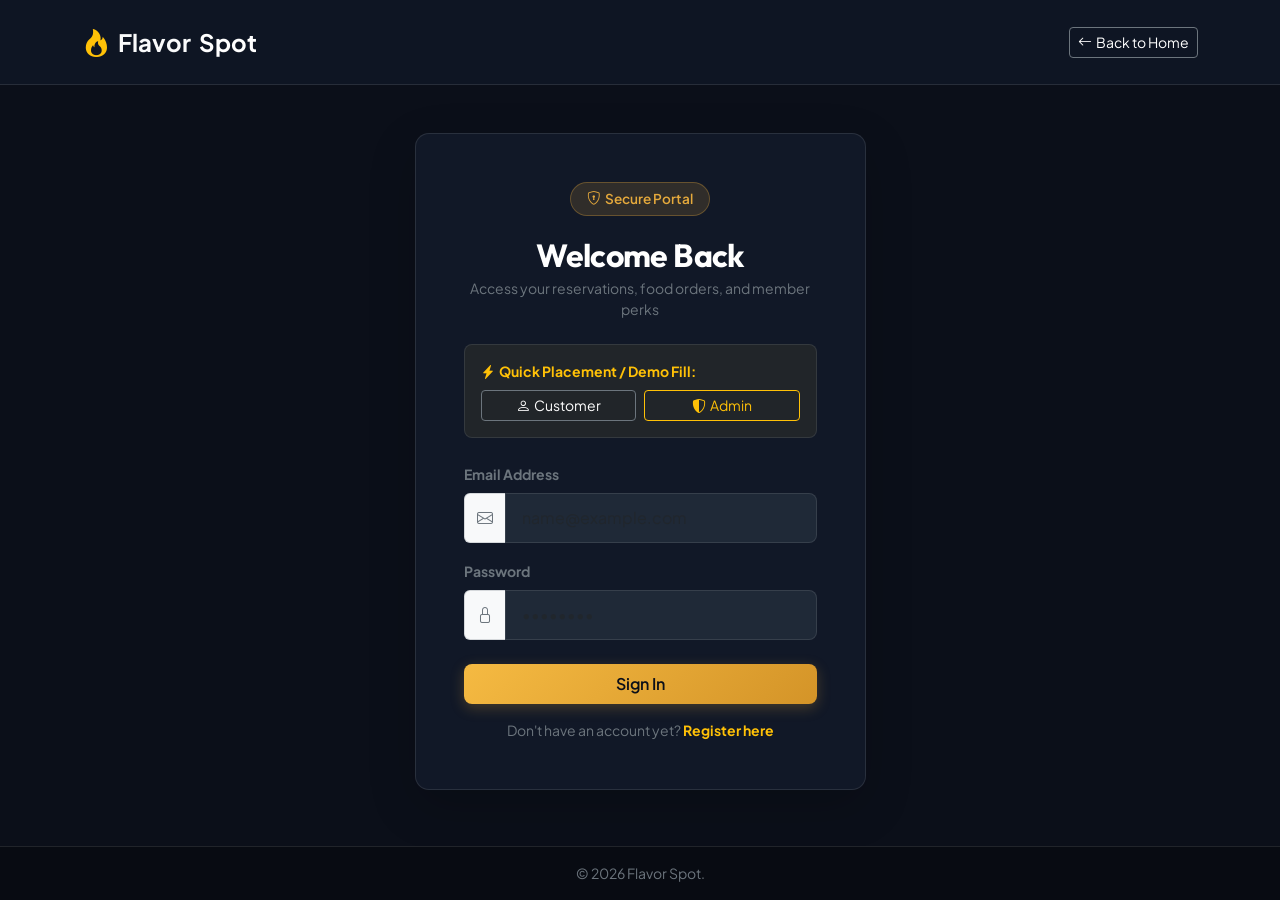
<file: target/classes/static/login.html>
<!DOCTYPE html>
<html lang="en">
<head>
    <meta charset="UTF-8">
    <meta name="viewport" content="width=device-width, initial-scale=1.0">
    <title>Log In — Flavor Spot</title>
    <link href="https://cdn.jsdelivr.net/npm/bootstrap@5.3.3/dist/css/bootstrap.min.css" rel="stylesheet">
    <link href="https://cdn.jsdelivr.net/npm/bootstrap-icons@1.11.3/font/bootstrap-icons.min.css" rel="stylesheet">
    <link href="css/style.css" rel="stylesheet">
</head>
<body class="d-flex flex-column min-vh-100 justify-content-between">

    <!-- Simple Nav -->
    <nav class="navbar navbar-custom py-3">
        <div class="container">
            <a class="navbar-brand d-flex align-items-center gap-2" href="index.html">
                <i class="bi bi-fire text-warning fs-3"></i>
                <span>Flavor</span><span class="text-white">Spot</span>
            </a>
            <a href="index.html" class="btn btn-outline-secondary btn-sm text-white"><i class="bi bi-arrow-left me-1"></i>Back to Home</a>
        </div>
    </nav>

    <!-- Login Container -->
    <main class="container my-5">
        <div class="row justify-content-center">
            <div class="col-md-6 col-lg-5">
                <div class="card-custom p-4 p-md-5 shadow-lg">
                    <div class="text-center mb-4">
                        <span class="hero-badge"><i class="bi bi-shield-lock me-1"></i>Secure Portal</span>
                        <h2 class="fw-bold text-white mb-1">Welcome Back</h2>
                        <p class="text-secondary small">Access your reservations, food orders, and member perks</p>
                    </div>

                    <!-- 1-Click Demo Credentials Chip -->
                    <div class="p-3 bg-dark rounded-3 border border-secondary border-opacity-25 mb-4">
                        <div class="small fw-bold text-warning mb-2"><i class="bi bi-lightning-charge-fill me-1"></i>Quick Placement / Demo Fill:</div>
                        <div class="d-flex gap-2">
                            <button type="button" class="btn btn-sm btn-outline-secondary text-white w-50" onclick="fillDemo('customer')">
                                <i class="bi bi-person me-1"></i>Customer
                            </button>
                            <button type="button" class="btn btn-sm btn-outline-warning w-50" onclick="fillDemo('admin')">
                                <i class="bi bi-shield-shaded me-1"></i>Admin
                            </button>
                        </div>
                    </div>

                    <form id="login-form">
                        <div class="mb-3">
                            <label class="form-label text-secondary small fw-bold">Email Address</label>
                            <div class="input-group">
                                <span class="input-group-text bg-surface-elevated text-secondary border-secondary border-opacity-25"><i class="bi bi-envelope"></i></span>
                                <input type="email" id="email" class="form-control form-control-custom" placeholder="name@example.com" required>
                            </div>
                        </div>

                        <div class="mb-4">
                            <label class="form-label text-secondary small fw-bold">Password</label>
                            <div class="input-group">
                                <span class="input-group-text bg-surface-elevated text-secondary border-secondary border-opacity-25"><i class="bi bi-lock"></i></span>
                                <input type="password" id="password" class="form-control form-control-custom" placeholder="••••••••" required>
                            </div>
                        </div>

                        <div id="login-error" class="alert alert-danger py-2 small" style="display: none;"></div>

                        <button type="submit" id="login-submit-btn" class="btn btn-gold w-100 py-2 mb-3">
                            <span id="login-btn-text">Sign In</span>
                            <span id="login-btn-spinner" class="spinner-border spinner-border-sm ms-2" style="display: none;"></span>
                        </button>
                    </form>

                    <div class="text-center text-secondary small">
                        Don't have an account yet? <a href="register.html" class="text-warning text-decoration-none fw-bold">Register here</a>
                    </div>
                </div>
            </div>
        </div>
    </main>

    <!-- Footer -->
    <footer class="py-3 text-center text-secondary small">
        &copy; 2026 Flavor Spot.
    </footer>

    <script src="https://cdn.jsdelivr.net/npm/bootstrap@5.3.3/dist/js/bootstrap.bundle.min.js"></script>
    <script src="js/app.js"></script>
    <script>
        function fillDemo(type) {
            if (type === 'customer') {
                document.getElementById('email').value = 'john.doe@example.com';
                document.getElementById('password').value = 'admin123';
            } else {
                document.getElementById('email').value = 'admin@flavorspot.com';
                document.getElementById('password').value = 'admin123';
            }
        }

        document.getElementById('login-form').addEventListener('submit', async (e) => {
            e.preventDefault();
            const email = document.getElementById('email').value.trim();
            const password = document.getElementById('password').value;
            const errBox = document.getElementById('login-error');
            const btnText = document.getElementById('login-btn-text');
            const btnSpinner = document.getElementById('login-btn-spinner');

            errBox.style.display = 'none';
            btnText.textContent = 'Verifying...';
            btnSpinner.style.display = 'inline-block';

            try {
                const res = await apiFetch('/api/auth/login', {
                    method: 'POST',
                    body: JSON.stringify({ email, password })
                });

                Auth.setUser(res.data);
                showToast('Welcome back, ' + res.data.fullName + '!', 'success');

                setTimeout(() => {
                    if (res.data.role === 'ROLE_ADMIN') {
                        window.location.href = 'admin.html';
                    } else {
                        window.location.href = 'dashboard.html';
                    }
                }, 700);
            } catch (err) {
                errBox.textContent = err.message || 'Invalid credentials.';
                errBox.style.display = 'block';
                btnText.textContent = 'Sign In';
                btnSpinner.style.display = 'none';
            }
        });
    </script>
</body>
</html>
</file>
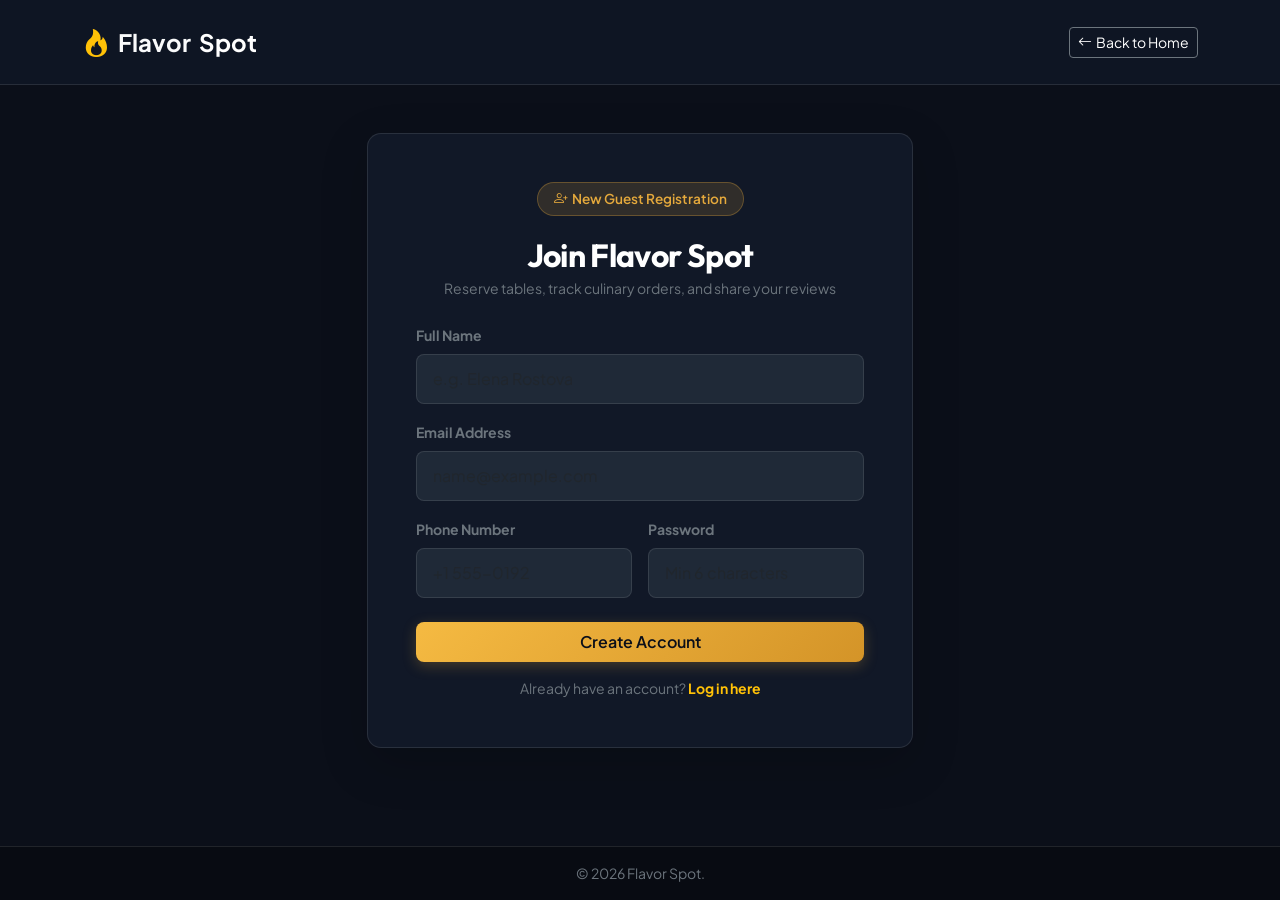
<file: target/classes/static/register.html>
<!DOCTYPE html>
<html lang="en">
<head>
    <meta charset="UTF-8">
    <meta name="viewport" content="width=device-width, initial-scale=1.0">
    <title>Register — Flavor Spot</title>
    <link href="https://cdn.jsdelivr.net/npm/bootstrap@5.3.3/dist/css/bootstrap.min.css" rel="stylesheet">
    <link href="https://cdn.jsdelivr.net/npm/bootstrap-icons@1.11.3/font/bootstrap-icons.min.css" rel="stylesheet">
    <link href="css/style.css" rel="stylesheet">
</head>
<body class="d-flex flex-column min-vh-100 justify-content-between">

    <!-- Simple Nav -->
    <nav class="navbar navbar-custom py-3">
        <div class="container">
            <a class="navbar-brand d-flex align-items-center gap-2" href="index.html">
                <i class="bi bi-fire text-warning fs-3"></i>
                <span>Flavor</span><span class="text-white">Spot</span>
            </a>
            <a href="index.html" class="btn btn-outline-secondary btn-sm text-white"><i class="bi bi-arrow-left me-1"></i>Back to Home</a>
        </div>
    </nav>

    <!-- Register Container -->
    <main class="container my-5">
        <div class="row justify-content-center">
            <div class="col-md-7 col-lg-6">
                <div class="card-custom p-4 p-md-5 shadow-lg">
                    <div class="text-center mb-4">
                        <span class="hero-badge"><i class="bi bi-person-plus me-1"></i>New Guest Registration</span>
                        <h2 class="fw-bold text-white mb-1">Join Flavor Spot</h2>
                        <p class="text-secondary small">Reserve tables, track culinary orders, and share your reviews</p>
                    </div>

                    <form id="register-form">
                        <div class="mb-3">
                            <label class="form-label text-secondary small fw-bold">Full Name</label>
                            <input type="text" id="fullName" class="form-control form-control-custom" placeholder="e.g. Elena Rostova" required minlength="2">
                        </div>

                        <div class="mb-3">
                            <label class="form-label text-secondary small fw-bold">Email Address</label>
                            <input type="email" id="email" class="form-control form-control-custom" placeholder="name@example.com" required>
                        </div>

                        <div class="row g-3 mb-4">
                            <div class="col-md-6">
                                <label class="form-label text-secondary small fw-bold">Phone Number</label>
                                <input type="tel" id="phoneNumber" class="form-control form-control-custom" placeholder="+1 555-0192" required>
                            </div>
                            <div class="col-md-6">
                                <label class="form-label text-secondary small fw-bold">Password</label>
                                <input type="password" id="password" class="form-control form-control-custom" placeholder="Min 6 characters" required minlength="6">
                            </div>
                        </div>

                        <div id="register-error" class="alert alert-danger py-2 small" style="display: none;"></div>

                        <button type="submit" id="reg-submit-btn" class="btn btn-gold w-100 py-2 mb-3">
                            <span id="reg-btn-text">Create Account</span>
                            <span id="reg-btn-spinner" class="spinner-border spinner-border-sm ms-2" style="display: none;"></span>
                        </button>
                    </form>

                    <div class="text-center text-secondary small">
                        Already have an account? <a href="login.html" class="text-warning text-decoration-none fw-bold">Log in here</a>
                    </div>
                </div>
            </div>
        </div>
    </main>

    <!-- Footer -->
    <footer class="py-3 text-center text-secondary small">
        &copy; 2026 Flavor Spot.
    </footer>

    <script src="https://cdn.jsdelivr.net/npm/bootstrap@5.3.3/dist/js/bootstrap.bundle.min.js"></script>
    <script src="js/app.js"></script>
    <script>
        document.getElementById('register-form').addEventListener('submit', async (e) => {
            e.preventDefault();
            const fullName = document.getElementById('fullName').value.trim();
            const email = document.getElementById('email').value.trim();
            const phoneNumber = document.getElementById('phoneNumber').value.trim();
            const password = document.getElementById('password').value;
            const errBox = document.getElementById('register-error');
            const btnText = document.getElementById('reg-btn-text');
            const btnSpinner = document.getElementById('reg-btn-spinner');

            errBox.style.display = 'none';
            btnText.textContent = 'Registering...';
            btnSpinner.style.display = 'inline-block';

            try {
                const res = await apiFetch('/api/auth/register', {
                    method: 'POST',
                    body: JSON.stringify({ fullName, email, phoneNumber, password })
                });

                Auth.setUser(res.data);
                showToast('Account created! Welcome to Flavor Spot.', 'success');

                setTimeout(() => {
                    window.location.href = 'dashboard.html';
                }, 800);
            } catch (err) {
                errBox.textContent = err.message || 'Registration failed.';
                errBox.style.display = 'block';
                btnText.textContent = 'Create Account';
                btnSpinner.style.display = 'none';
            }
        });
    </script>
</body>
</html>
</file>
<file: target/classes/static/css/style.css>
/* ===================================================================
   Flavor Spot - Modern Premium Restaurant Design System
   =================================================================== */

@import url('https://fonts.googleapis.com/css2?family=Outfit:wght@300;400;500;600;700;800&family=Plus+Jakarta+Sans:wght@300;400;500;600;700&display=swap');

:root {
    --primary-gold: #E5A93C;
    --primary-gold-hover: #C98E29;
    --primary-gold-light: rgba(229, 169, 60, 0.15);
    --bg-dark: #0B0F19;
    --bg-surface: #111827;
    --bg-surface-elevated: #1F2937;
    --bg-glass: rgba(17, 24, 39, 0.75);
    --border-color: rgba(255, 255, 255, 0.1);
    --border-gold: rgba(229, 169, 60, 0.3);
    --text-primary: #F9FAFB;
    --text-secondary: #9CA3AF;
    --text-muted: #6B7280;
    --badge-placed: #3B82F6;
    --badge-preparing: #F59E0B;
    --badge-ready: #10B981;
    --badge-served: #8B5CF6;
    --badge-cancelled: #EF4444;
    --transition-smooth: all 0.25s cubic-bezier(0.4, 0, 0.2, 1);
}

body {
    background-color: var(--bg-dark);
    color: var(--text-primary);
    font-family: 'Plus Jakarta Sans', sans-serif;
    min-height: 100vh;
    display: flex;
    flex-direction: column;
    overflow-x: hidden;
}

h1, h2, h3, h4, h5, h6, .brand-font {
    font-family: 'Outfit', sans-serif;
    letter-spacing: -0.02em;
}

/* Glassmorphism Navigation */
.navbar-custom {
    background: var(--bg-glass);
    backdrop-filter: blur(16px);
    -webkit-backdrop-filter: blur(16px);
    border-bottom: 1px solid var(--border-color);
    transition: var(--transition-smooth);
}

.navbar-brand {
    font-size: 1.5rem;
    font-weight: 700;
    color: var(--primary-gold) !important;
}

.navbar-brand span {
    color: var(--text-primary);
}

.nav-link {
    color: var(--text-secondary) !important;
    font-weight: 500;
    font-size: 0.95rem;
    padding: 0.5rem 1rem !important;
    transition: var(--transition-smooth);
}

.nav-link:hover, .nav-link.active {
    color: var(--primary-gold) !important;
}

/* Premium Buttons */
.btn-gold {
    background: linear-gradient(135deg, #F5BA42 0%, #D49428 100%);
    color: #0B0F19 !important;
    font-weight: 600;
    border: none;
    border-radius: 8px;
    padding: 0.65rem 1.4rem;
    transition: var(--transition-smooth);
    box-shadow: 0 4px 14px rgba(229, 169, 60, 0.25);
}

.btn-gold:hover {
    background: linear-gradient(135deg, #FFC759 0%, #E5A93C 100%);
    transform: translateY(-2px);
    box-shadow: 0 6px 20px rgba(229, 169, 60, 0.4);
}

.btn-outline-gold {
    background: transparent;
    color: var(--primary-gold) !important;
    border: 1.5px solid var(--primary-gold);
    font-weight: 600;
    border-radius: 8px;
    padding: 0.6rem 1.35rem;
    transition: var(--transition-smooth);
}

.btn-outline-gold:hover {
    background: var(--primary-gold-light);
    transform: translateY(-2px);
}

/* Cards & Surfaces */
.card-custom {
    background: var(--bg-surface);
    border: 1px solid var(--border-color);
    border-radius: 14px;
    transition: var(--transition-smooth);
}

.card-custom:hover {
    border-color: var(--border-gold);
    transform: translateY(-4px);
    box-shadow: 0 12px 30px rgba(0, 0, 0, 0.45);
}

/* Hero Section */
.hero-section {
    background: linear-gradient(rgba(11, 15, 25, 0.85), rgba(11, 15, 25, 0.95)), 
                url('https://images.unsplash.com/photo-1517248135467-4c7edcad34c4?auto=format&fit=crop&w=1600&q=80') center/cover no-repeat;
    padding: 6.5rem 0 5rem 0;
    position: relative;
}

.hero-badge {
    display: inline-block;
    background: var(--primary-gold-light);
    color: var(--primary-gold);
    border: 1px solid var(--border-gold);
    border-radius: 50px;
    padding: 0.35rem 1rem;
    font-size: 0.85rem;
    font-weight: 600;
    margin-bottom: 1.25rem;
}

/* Menu Items Grid */
.menu-card-img {
    height: 200px;
    object-fit: cover;
    border-top-left-radius: 13px;
    border-top-right-radius: 13px;
}

.menu-price {
    font-size: 1.25rem;
    font-weight: 700;
    color: var(--primary-gold);
}

.category-pill {
    cursor: pointer;
    background: var(--bg-surface);
    border: 1px solid var(--border-color);
    color: var(--text-secondary);
    padding: 0.5rem 1.2rem;
    border-radius: 50px;
    font-weight: 500;
    transition: var(--transition-smooth);
}

.category-pill:hover, .category-pill.active {
    background: var(--primary-gold);
    color: #0B0F19;
    border-color: var(--primary-gold);
}

/* Table Visual Grid */
.table-card {
    background: var(--bg-surface);
    border: 2px solid var(--border-color);
    border-radius: 12px;
    padding: 1.25rem;
    cursor: pointer;
    transition: var(--transition-smooth);
    text-align: center;
}

.table-card:hover {
    border-color: var(--primary-gold);
    transform: scale(1.03);
}

.table-card.selected {
    border-color: var(--primary-gold);
    background: rgba(229, 169, 60, 0.12);
}

/* Forms & Inputs */
.form-control-custom, .form-select-custom {
    background: var(--bg-surface-elevated) !important;
    border: 1px solid var(--border-color) !important;
    color: var(--text-primary) !important;
    border-radius: 8px;
    padding: 0.75rem 1rem;
}

.form-control-custom:focus, .form-select-custom:focus {
    border-color: var(--primary-gold) !important;
    box-shadow: 0 0 0 3px rgba(229, 169, 60, 0.2) !important;
    outline: none;
}

/* Order & Reservation Status Badges */
.badge-status {
    padding: 0.35rem 0.75rem;
    border-radius: 50px;
    font-size: 0.75rem;
    font-weight: 700;
    text-transform: uppercase;
    letter-spacing: 0.05em;
}

.badge-PLACED { background: rgba(59, 130, 246, 0.15); color: #60A5FA; border: 1px solid rgba(59, 130, 246, 0.3); }
.badge-PREPARING { background: rgba(245, 158, 11, 0.15); color: #FBBF24; border: 1px solid rgba(245, 158, 11, 0.3); }
.badge-READY { background: rgba(16, 185, 129, 0.15); color: #34D399; border: 1px solid rgba(16, 185, 129, 0.3); }
.badge-SERVED { background: rgba(139, 92, 246, 0.15); color: #A78BFA; border: 1px solid rgba(139, 92, 246, 0.3); }
.badge-CANCELLED { background: rgba(239, 68, 68, 0.15); color: #F87171; border: 1px solid rgba(239, 68, 68, 0.3); }

.badge-PENDING { background: rgba(245, 158, 11, 0.15); color: #FBBF24; border: 1px solid rgba(245, 158, 11, 0.3); }
.badge-CONFIRMED { background: rgba(16, 185, 129, 0.15); color: #34D399; border: 1px solid rgba(16, 185, 129, 0.3); }
.badge-COMPLETED { background: rgba(139, 92, 246, 0.15); color: #A78BFA; border: 1px solid rgba(139, 92, 246, 0.3); }

/* Rating Stars */
.star-rating {
    color: #F59E0B;
}

/* Floating Cart Badge */
.cart-badge {
    position: absolute;
    top: -5px;
    right: -5px;
    background: #EF4444;
    color: white;
    font-size: 0.7rem;
    font-weight: 700;
    border-radius: 50%;
    width: 20px;
    height: 20px;
    display: flex;
    align-items: center;
    justify-content: center;
}

/* Footer */
footer {
    background: #080B12;
    border-top: 1px solid var(--border-color);
    margin-top: auto;
}
</file>
